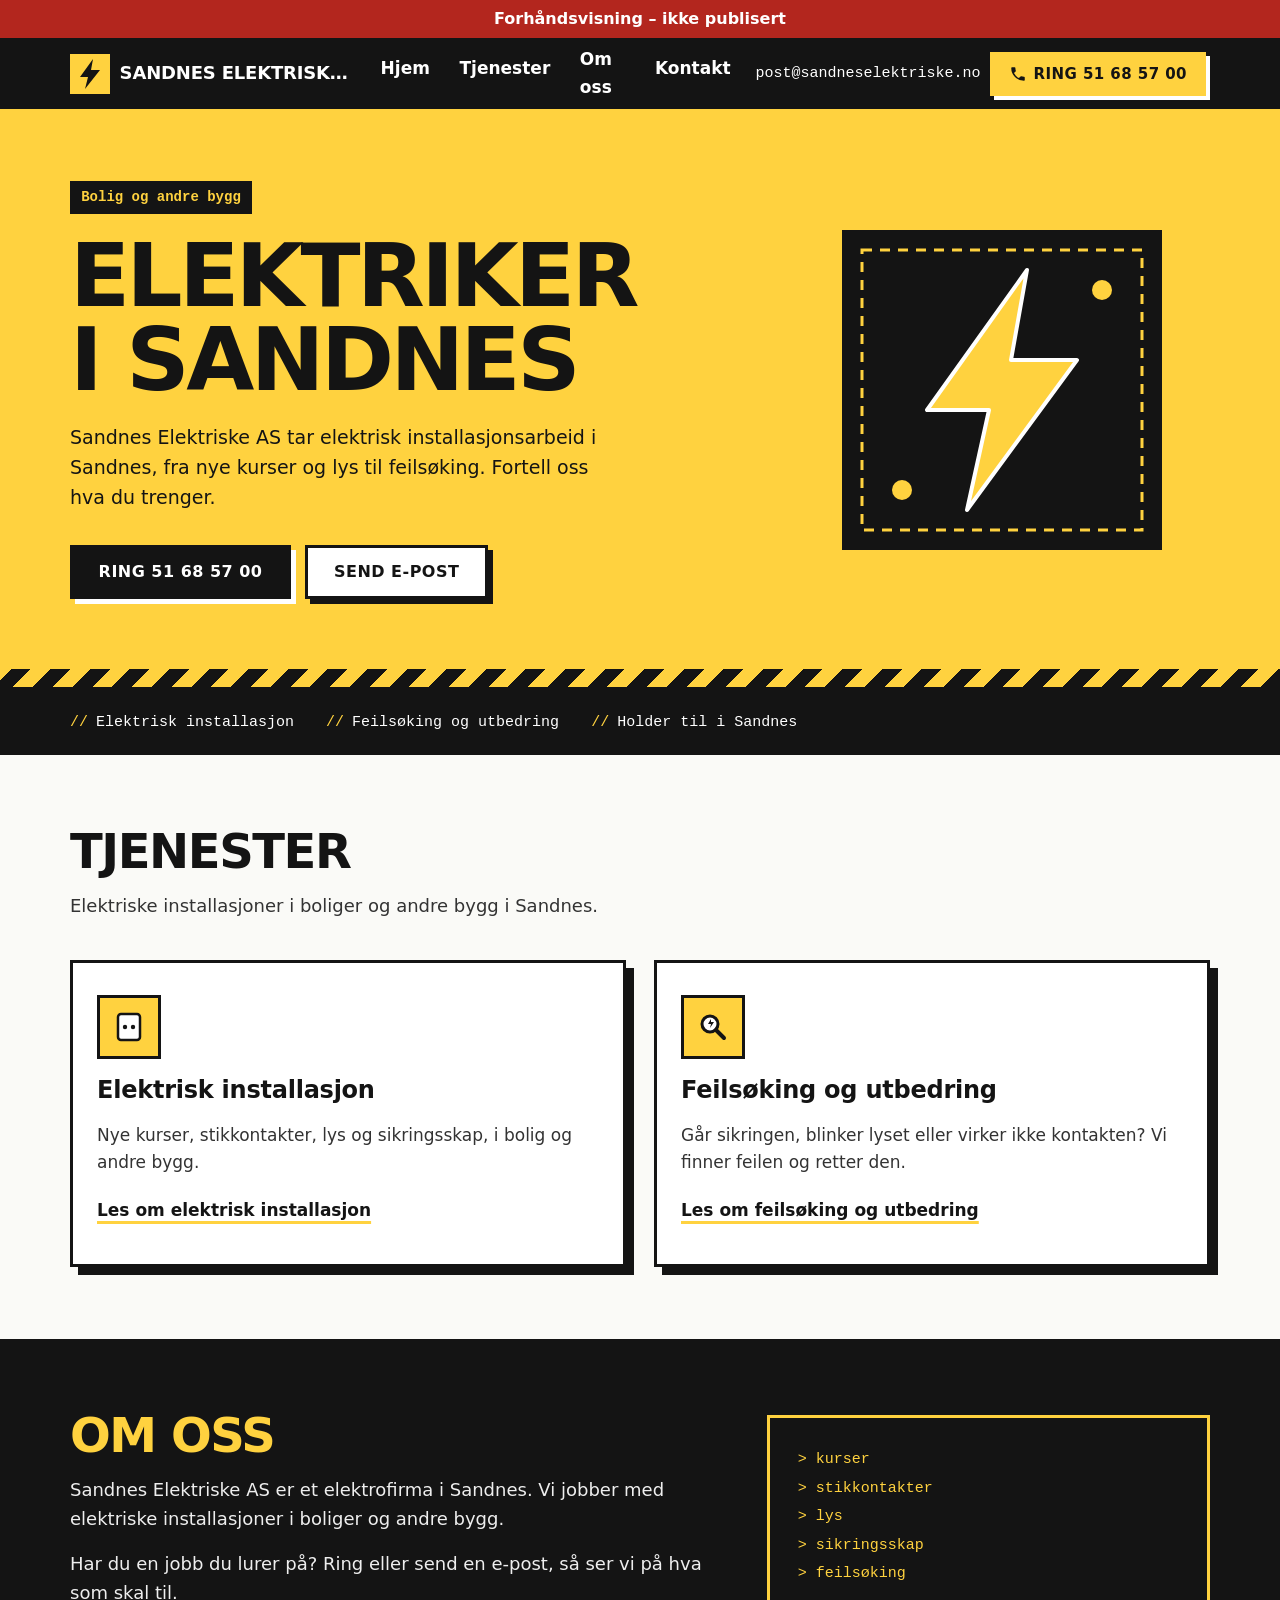
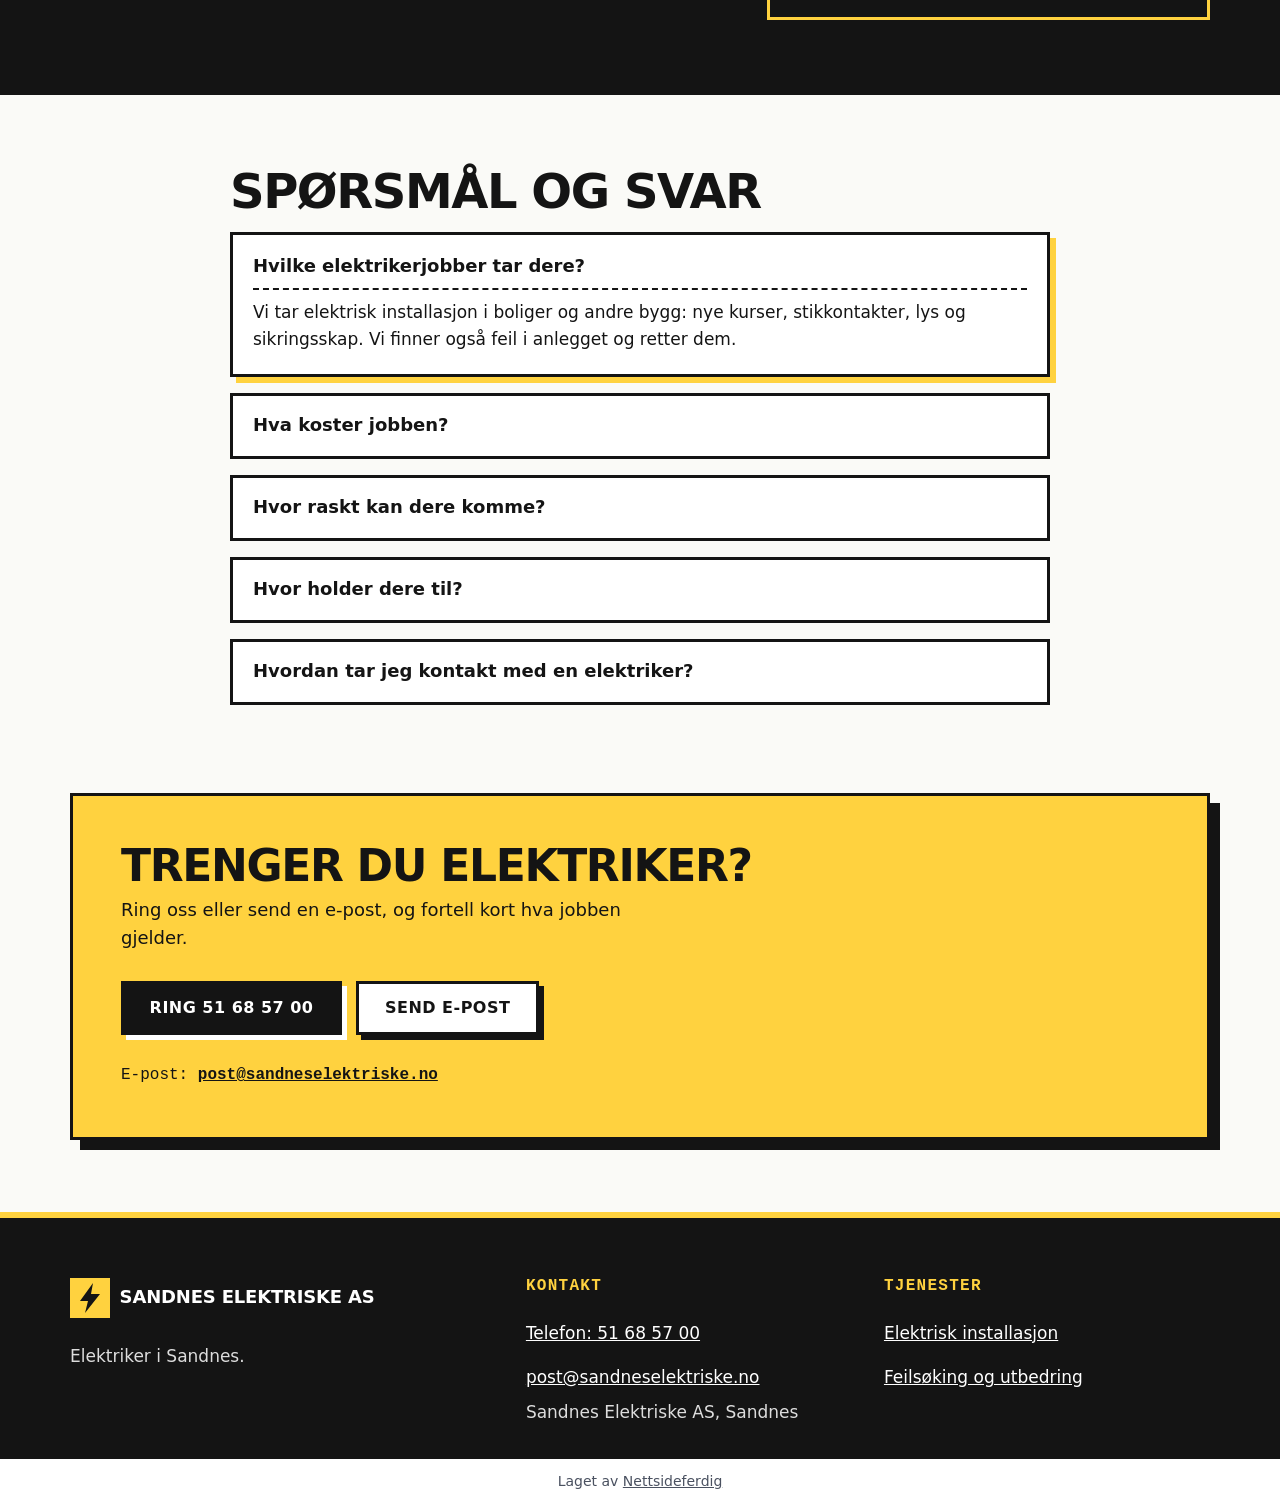
<file: index.html>
<!doctype html>
<html lang="nb">
<head>
<meta charset="utf-8">
<meta name="viewport" content="width=device-width, initial-scale=1">
<title>Elektriker i Sandnes | Sandnes Elektriske AS</title>
<meta name="description" content="Sandnes Elektriske AS er elektriker i Sandnes. Vi tar elektrisk installasjon, feilsøking og utbedring. Ring eller send oss en e-post.">
<link rel="canonical" href="https://andersmathisen7-design.github.io/side-sandnes-elektriske-as-a2dcfecd/">
<meta property="og:type" content="website">
<meta property="og:locale" content="nb_NO">
<meta property="og:site_name" content="Sandnes Elektriske AS">
<meta property="og:title" content="Elektriker i Sandnes | Sandnes Elektriske AS">
<meta property="og:description" content="Sandnes Elektriske AS er elektriker i Sandnes. Vi tar elektrisk installasjon, feilsøking og utbedring. Ring eller send oss en e-post.">
<meta property="og:url" content="https://andersmathisen7-design.github.io/side-sandnes-elektriske-as-a2dcfecd/">
<meta http-equiv="Content-Security-Policy" content="default-src 'none'; style-src 'self'; img-src 'self'; manifest-src 'self'; worker-src 'self'; script-src 'self'">
<link rel="stylesheet" href="./style.css">
<meta name="theme-color" content="#f5c400">
<link rel="manifest" href="./manifest.webmanifest">
<link rel="icon" href="./icon.svg" type="image/svg+xml">
<script src="./pwa.js" defer></script>
<meta name="robots" content="noindex,nofollow">
<script type="application/ld+json">{"@context":"https://schema.org","@type":"Electrician","name":"Sandnes Elektriske AS","description":"Sandnes Elektriske AS er elektriker i Sandnes. Vi tar elektrisk installasjon, feilsøking og utbedring. Ring eller send oss en e-post.","email":"post@sandneselektriske.no","areaServed":"Sandnes","url":"https://andersmathisen7-design.github.io/side-sandnes-elektriske-as-a2dcfecd","telephone":"51 68 57 00"}</script>
</head>
<body>
<div class="forhandsstripe">Forhåndsvisning – ikke publisert</div>
<header class="topp"><div class="wrap"><a class="merke" href="./"><svg viewBox="0 0 40 40" aria-hidden="true"><rect width="40" height="40" fill="#ffd23f"/><path d="M23 5L10 23h8l-3 12 15-19h-9z" fill="#141414"/></svg><span>Sandnes Elektriske AS</span></a><nav class="meny" aria-label="Hovedmeny"><ul><li><a href="./">Hjem</a></li><li><a href="./#tjenester">Tjenester</a></li><li><a href="./#om">Om oss</a></li><li><a href="#kontakt">Kontakt</a></li></ul></nav><div class="topp-hoyre"><a class="toppepost" href="mailto:post@sandneselektriske.no">post@sandneselektriske.no</a><a class="ringknapp" href="tel:51685700"><svg viewBox="0 0 24 24" aria-hidden="true"><path d="M6.6 10.8a15 15 0 0 0 6.6 6.6l2.2-2.2a1 1 0 0 1 1-.25 11.4 11.4 0 0 0 3.6.57 1 1 0 0 1 1 1V20a1 1 0 0 1-1 1A17 17 0 0 1 3 4a1 1 0 0 1 1-1h3.5a1 1 0 0 1 1 1c0 1.25.2 2.45.57 3.57a1 1 0 0 1-.25 1z" fill="currentColor"/></svg><span class="kort">Ring</span><span class="lang">Ring 51 68 57 00</span></a><details class="mobilmeny"><summary><svg viewBox="0 0 24 24" aria-hidden="true"><path d="M4 7h16M4 12h16M4 17h16" stroke="currentColor" stroke-width="2.6" stroke-linecap="square"/></svg><span class="skjult">Meny</span></summary><nav aria-label="Meny på mobil"><ul><li><a href="./">Hjem</a></li><li><a href="./#tjenester">Tjenester</a></li><li><a href="./tjenester/elektrisk-installasjon/">Elektrisk installasjon</a></li><li><a href="./tjenester/feilsoking/">Feilsøking og utbedring</a></li><li><a href="./#om">Om oss</a></li><li><a href="#kontakt">Kontakt</a></li></ul></nav></details></div></div></header>
<main>
<section class="hero"><div class="wrap"><div><p class="kode">Bolig og andre bygg</p><h1>Elektriker i Sandnes</h1><p class="ingress">Sandnes Elektriske AS tar elektrisk installasjonsarbeid i Sandnes, fra nye kurser og lys til feilsøking. Fortell oss hva du trenger.</p><div class="knapper"><a class="knapp" href="tel:51685700">Ring 51 68 57 00</a><a class="knapp lys" href="mailto:post@sandneselektriske.no">Send e-post</a></div></div><div class="hero-lyn"><svg viewBox="0 0 380 380" aria-hidden="true"><rect x="30" y="30" width="320" height="320" fill="#141414"/><rect x="50" y="50" width="280" height="280" fill="none" stroke="#ffd23f" stroke-width="3" stroke-dasharray="10 8"/><path d="M215 70L115 210h62l-22 100 110-150h-66z" fill="#ffd23f" stroke="#fff" stroke-width="4" stroke-linejoin="round"/><circle cx="90" cy="290" r="10" fill="#ffd23f"/><circle cx="290" cy="90" r="10" fill="#ffd23f"/></svg></div></div></section><section class="tall-rad" aria-label="Kort om oss"><div class="wrap"><ul><li>Elektrisk installasjon</li><li>Feilsøking og utbedring</li><li>Holder til i Sandnes</li></ul></div></section><section class="seksjon" id="tjenester"><div class="wrap"><h2>Tjenester</h2><p class="lede">Elektriske installasjoner i boliger og andre bygg i Sandnes.</p><div class="kort"><article><span class="ikon" aria-hidden="true"><svg viewBox="0 0 34 34"><rect x="6" y="4" width="22" height="26" rx="3" fill="#fff" stroke="#141414" stroke-width="2.5"/><circle cx="13" cy="17" r="2.2" fill="#141414"/><circle cx="21" cy="17" r="2.2" fill="#141414"/></svg></span><h3>Elektrisk installasjon</h3><p>Nye kurser, stikkontakter, lys og sikringsskap, i bolig og andre bygg.</p><a class="lenke" href="./tjenester/elektrisk-installasjon/">Les om elektrisk installasjon</a></article><article><span class="ikon" aria-hidden="true"><svg viewBox="0 0 34 34"><circle cx="14" cy="14" r="8" fill="#fff" stroke="#141414" stroke-width="3"/><path d="M20 20l8 8" stroke="#141414" stroke-width="4" stroke-linecap="round"/><path d="M15 9l-3 5h3l-1 4 4-6h-3z" fill="#141414"/></svg></span><h3>Feilsøking og utbedring</h3><p>Går sikringen, blinker lyset eller virker ikke kontakten? Vi finner feilen og retter den.</p><a class="lenke" href="./tjenester/feilsoking/">Les om feilsøking og utbedring</a></article></div></div></section><section class="seksjon om" id="om"><div class="wrap"><div><h2>Om oss</h2><p>Sandnes Elektriske AS er et elektrofirma i Sandnes. Vi jobber med elektriske installasjoner i boliger og andre bygg.</p><p>Har du en jobb du lurer på? Ring eller send en e-post, så ser vi på hva som skal til.</p></div><div class="rute" aria-hidden="true"><p>&gt; kurser</p><p>&gt; stikkontakter</p><p>&gt; lys</p><p>&gt; sikringsskap</p><p>&gt; feilsøking</p></div></div></section><section class="seksjon faq"><div class="wrap"><h2>Spørsmål og svar</h2><div class="faq-apen"><h3>Hvilke elektrikerjobber tar dere?</h3><p>Vi tar elektrisk installasjon i boliger og andre bygg: nye kurser, stikkontakter, lys og sikringsskap. Vi finner også feil i anlegget og retter dem.</p></div><details><summary>Hva koster jobben?</summary><p>Det kommer an på hva som skal gjøres. Fortell oss kort om jobben, så ser vi på hva som skal til.</p></details><details><summary>Hvor raskt kan dere komme?</summary><p>Det kommer an på jobben og hva vi har på gang. Ring oss, så finner vi ut av det sammen.</p></details><details><summary>Hvor holder dere til?</summary><p>Vi holder til i Sandnes. Lurer du på om vi tar jobben der du bor, er det bare å spørre.</p></details><details><summary>Hvordan tar jeg kontakt med en elektriker?</summary><p>Ring oss eller send en e-post, og fortell kort hva jobben gjelder.</p></details></div></section><section class="slutt" id="ta-kontakt"><div class="wrap"><div class="boks"><h2>Trenger du elektriker?</h2><p>Ring oss eller send en e-post, og fortell kort hva jobben gjelder.</p><div class="knapper"><a class="knapp" href="tel:51685700">Ring 51 68 57 00</a><a class="knapp lys" href="mailto:post@sandneselektriske.no">Send e-post</a></div><p class="epostlinje">E-post: <a href="mailto:post@sandneselektriske.no">post@sandneselektriske.no</a></p></div></div></section>
</main>
<footer class="bunn" id="kontakt"><div class="wrap"><div><a class="merke" href="./"><svg viewBox="0 0 40 40" aria-hidden="true"><rect width="40" height="40" fill="#ffd23f"/><path d="M23 5L10 23h8l-3 12 15-19h-9z" fill="#141414"/></svg><span>Sandnes Elektriske AS</span></a><p>Elektriker i Sandnes.</p></div><div><h2>Kontakt</h2><ul><li><a href="tel:51685700">Telefon: 51 68 57 00</a></li><li><a href="mailto:post@sandneselektriske.no">post@sandneselektriske.no</a></li></ul><address>Sandnes Elektriske AS, Sandnes</address></div><div><h2>Tjenester</h2><ul><li><a href="./tjenester/elektrisk-installasjon/">Elektrisk installasjon</a></li><li><a href="./tjenester/feilsoking/">Feilsøking og utbedring</a></li></ul></div></div></footer>
<p class="nf-byra">Laget av <a href="https://nettsideferdig.no/">Nettsideferdig</a></p>
</body>
</html>
</file>
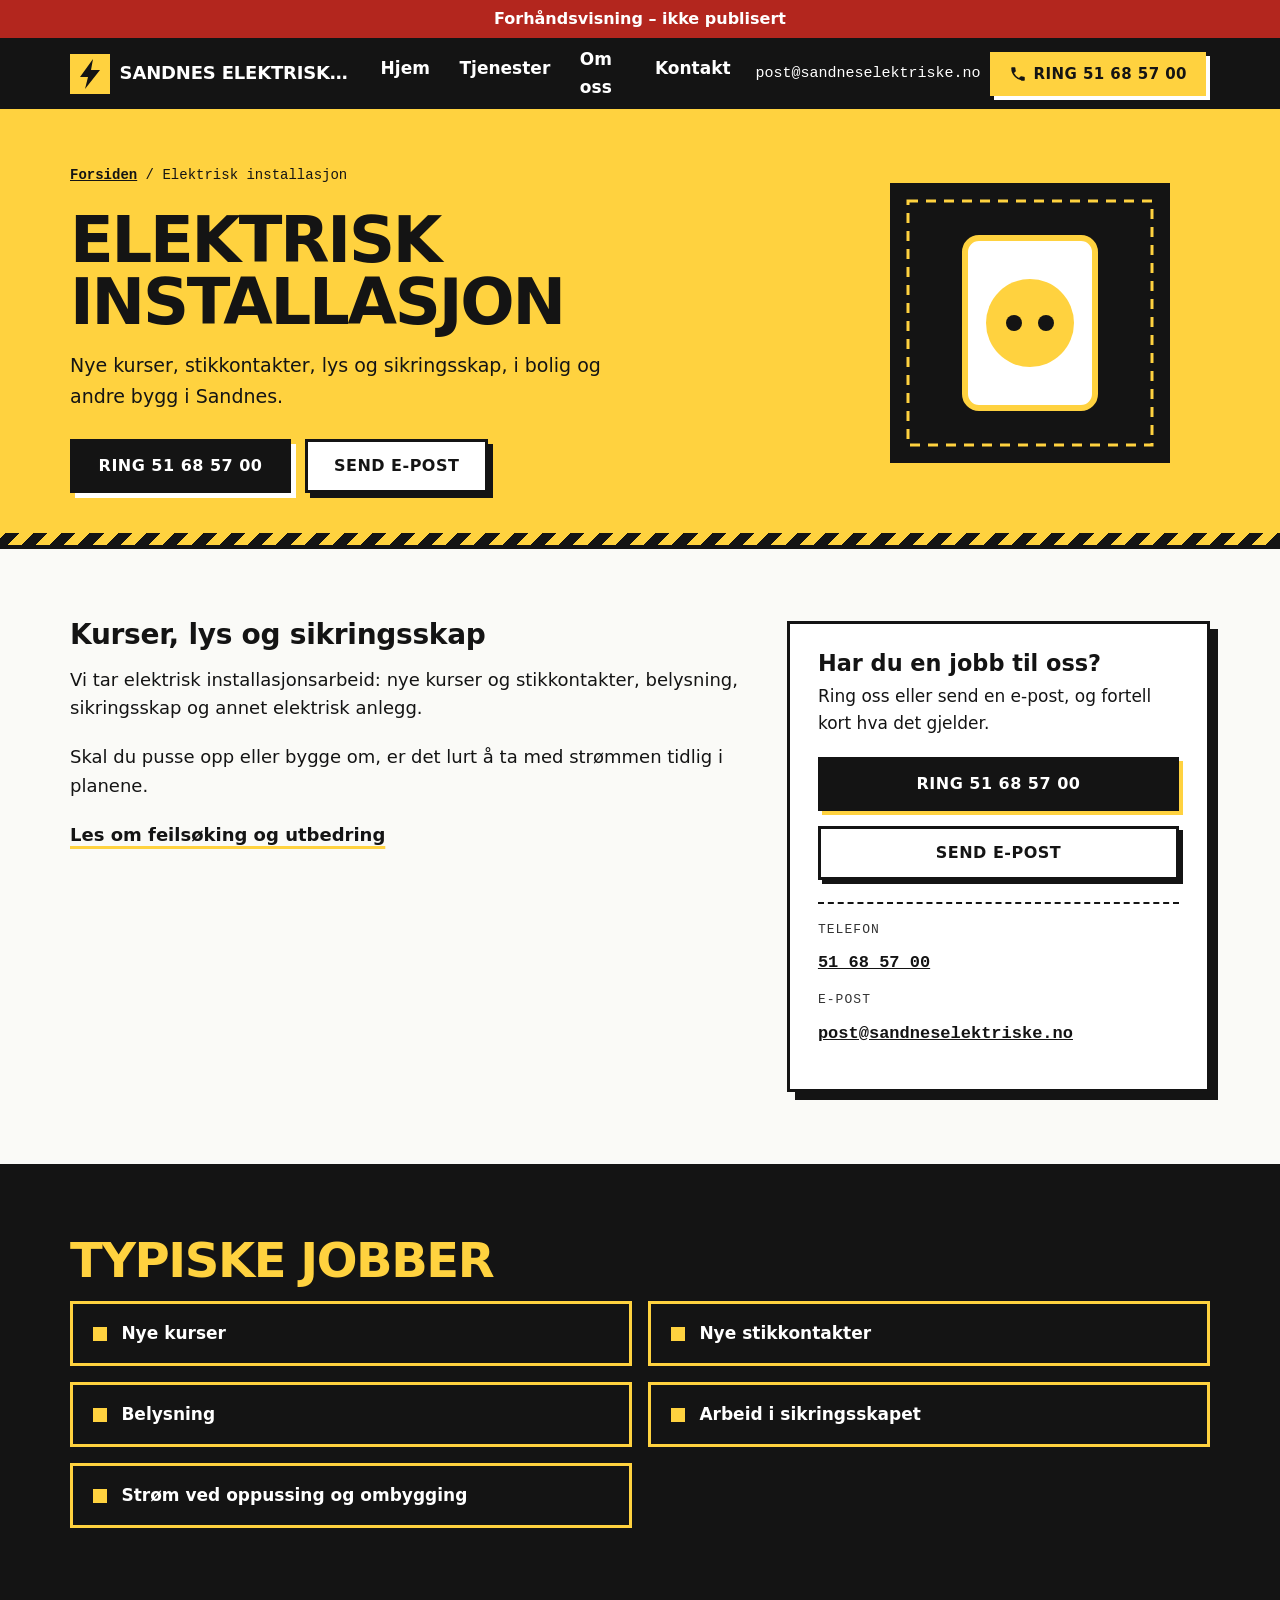
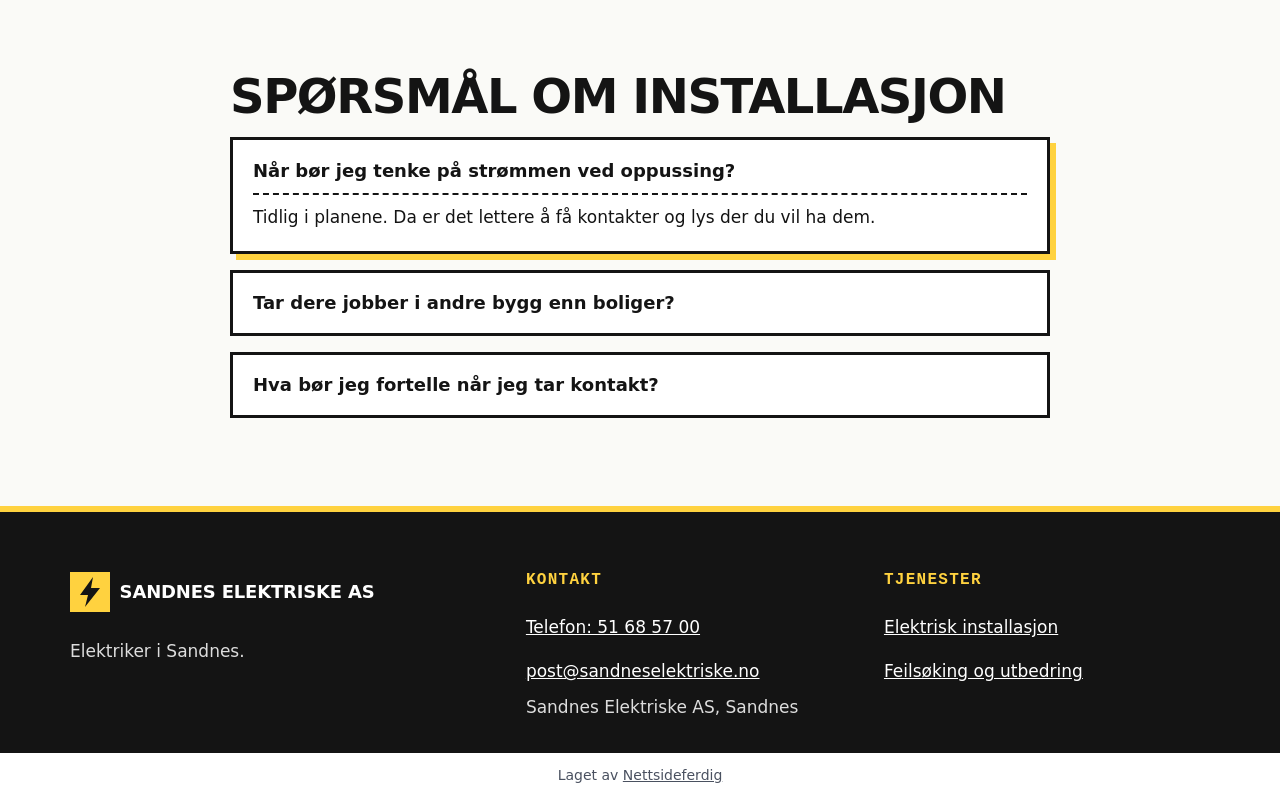
<file: tjenester/elektrisk-installasjon/index.html>
<!doctype html>
<html lang="nb">
<head>
<meta charset="utf-8">
<meta name="viewport" content="width=device-width, initial-scale=1">
<title>Elektrisk installasjon i Sandnes | Sandnes Elektriske AS</title>
<meta name="description" content="Nye kurser, stikkontakter, lys og sikringsskap i Sandnes. Sandnes Elektriske AS tar elektrisk installasjon i bolig og bygg.">
<link rel="canonical" href="https://andersmathisen7-design.github.io/side-sandnes-elektriske-as-a2dcfecd/tjenester/elektrisk-installasjon/">
<meta property="og:type" content="website">
<meta property="og:locale" content="nb_NO">
<meta property="og:site_name" content="Sandnes Elektriske AS">
<meta property="og:title" content="Elektrisk installasjon i Sandnes | Sandnes Elektriske AS">
<meta property="og:description" content="Nye kurser, stikkontakter, lys og sikringsskap i Sandnes. Sandnes Elektriske AS tar elektrisk installasjon i bolig og bygg.">
<meta property="og:url" content="https://andersmathisen7-design.github.io/side-sandnes-elektriske-as-a2dcfecd/tjenester/elektrisk-installasjon/">
<meta http-equiv="Content-Security-Policy" content="default-src 'none'; style-src 'self'; img-src 'self'; manifest-src 'self'; worker-src 'self'; script-src 'self'">
<link rel="stylesheet" href="../../style.css">
<meta name="theme-color" content="#f5c400">
<link rel="manifest" href="../../manifest.webmanifest">
<link rel="icon" href="../../icon.svg" type="image/svg+xml">
<script src="../../pwa.js" defer></script>
<meta name="robots" content="noindex,nofollow">
</head>
<body>
<div class="forhandsstripe">Forhåndsvisning – ikke publisert</div>
<header class="topp"><div class="wrap"><a class="merke" href="../../"><svg viewBox="0 0 40 40" aria-hidden="true"><rect width="40" height="40" fill="#ffd23f"/><path d="M23 5L10 23h8l-3 12 15-19h-9z" fill="#141414"/></svg><span>Sandnes Elektriske AS</span></a><nav class="meny" aria-label="Hovedmeny"><ul><li><a href="../../">Hjem</a></li><li><a href="../../#tjenester">Tjenester</a></li><li><a href="../../#om">Om oss</a></li><li><a href="#kontakt">Kontakt</a></li></ul></nav><div class="topp-hoyre"><a class="toppepost" href="mailto:post@sandneselektriske.no">post@sandneselektriske.no</a><a class="ringknapp" href="tel:51685700"><svg viewBox="0 0 24 24" aria-hidden="true"><path d="M6.6 10.8a15 15 0 0 0 6.6 6.6l2.2-2.2a1 1 0 0 1 1-.25 11.4 11.4 0 0 0 3.6.57 1 1 0 0 1 1 1V20a1 1 0 0 1-1 1A17 17 0 0 1 3 4a1 1 0 0 1 1-1h3.5a1 1 0 0 1 1 1c0 1.25.2 2.45.57 3.57a1 1 0 0 1-.25 1z" fill="currentColor"/></svg><span class="kort">Ring</span><span class="lang">Ring 51 68 57 00</span></a><details class="mobilmeny"><summary><svg viewBox="0 0 24 24" aria-hidden="true"><path d="M4 7h16M4 12h16M4 17h16" stroke="currentColor" stroke-width="2.6" stroke-linecap="square"/></svg><span class="skjult">Meny</span></summary><nav aria-label="Meny på mobil"><ul><li><a href="../../">Hjem</a></li><li><a href="../../#tjenester">Tjenester</a></li><li><a href="../../tjenester/elektrisk-installasjon/">Elektrisk installasjon</a></li><li><a href="../../tjenester/feilsoking/">Feilsøking og utbedring</a></li><li><a href="../../#om">Om oss</a></li><li><a href="#kontakt">Kontakt</a></li></ul></nav></details></div></div></header>
<main>
<section class="sidehode"><div class="wrap"><div><p class="brod"><a href="../../">Forsiden</a> / Elektrisk installasjon</p><h1>Elektrisk installasjon</h1><p class="ingress">Nye kurser, stikkontakter, lys og sikringsskap, i bolig og andre bygg i Sandnes.</p><div class="knapper"><a class="knapp" href="tel:51685700">Ring 51 68 57 00</a><a class="knapp lys" href="mailto:post@sandneselektriske.no">Send e-post</a></div></div><div class="sidehode-figur"><svg viewBox="0 0 320 320" aria-hidden="true"><rect x="20" y="20" width="280" height="280" fill="#141414"/><rect x="38" y="38" width="244" height="244" fill="none" stroke="#ffd23f" stroke-width="3" stroke-dasharray="10 8"/><rect x="95" y="75" width="130" height="170" rx="14" fill="#fff" stroke="#ffd23f" stroke-width="6"/><circle cx="160" cy="160" r="44" fill="#ffd23f"/><circle cx="144" cy="160" r="8" fill="#141414"/><circle cx="176" cy="160" r="8" fill="#141414"/></svg></div></div></section><section class="seksjon"><div class="wrap innhold"><div class="tekst"><h2>Kurser, lys og sikringsskap</h2><p>Vi tar elektrisk installasjonsarbeid: nye kurser og stikkontakter, belysning, sikringsskap og annet elektrisk anlegg.</p><p>Skal du pusse opp eller bygge om, er det lurt å ta med strømmen tidlig i planene.</p><p><a class="lenke" href="../../tjenester/feilsoking/">Les om feilsøking og utbedring</a></p></div><aside class="sideboks"><h2>Har du en jobb til oss?</h2><p>Ring oss eller send en e-post, og fortell kort hva det gjelder.</p><a class="knapp" href="tel:51685700">Ring 51 68 57 00</a><a class="knapp lys" href="mailto:post@sandneselektriske.no">Send e-post</a><ul class="kontaktliste"><li><small>Telefon</small><a href="tel:51685700">51 68 57 00</a></li><li><small>E-post</small><a href="mailto:post@sandneselektriske.no">post@sandneselektriske.no</a></li></ul></aside></div></section><section class="seksjon jobber"><div class="wrap"><h2>Typiske jobber</h2><ul class="jobbliste"><li>Nye kurser</li><li>Nye stikkontakter</li><li>Belysning</li><li>Arbeid i sikringsskapet</li><li>Strøm ved oppussing og ombygging</li></ul></div></section><section class="seksjon faq"><div class="wrap"><h2>Spørsmål om installasjon</h2><div class="faq-apen"><h3>Når bør jeg tenke på strømmen ved oppussing?</h3><p>Tidlig i planene. Da er det lettere å få kontakter og lys der du vil ha dem.</p></div><details><summary>Tar dere jobber i andre bygg enn boliger?</summary><p>Ja, vi tar elektrisk installasjon i bolig og andre bygg.</p></details><details><summary>Hva bør jeg fortelle når jeg tar kontakt?</summary><p>Fortell kort hva du vil ha gjort og hvor, så ser vi på hva som skal til.</p></details></div></section>
</main>
<footer class="bunn" id="kontakt"><div class="wrap"><div><a class="merke" href="../../"><svg viewBox="0 0 40 40" aria-hidden="true"><rect width="40" height="40" fill="#ffd23f"/><path d="M23 5L10 23h8l-3 12 15-19h-9z" fill="#141414"/></svg><span>Sandnes Elektriske AS</span></a><p>Elektriker i Sandnes.</p></div><div><h2>Kontakt</h2><ul><li><a href="tel:51685700">Telefon: 51 68 57 00</a></li><li><a href="mailto:post@sandneselektriske.no">post@sandneselektriske.no</a></li></ul><address>Sandnes Elektriske AS, Sandnes</address></div><div><h2>Tjenester</h2><ul><li><a href="../../tjenester/elektrisk-installasjon/">Elektrisk installasjon</a></li><li><a href="../../tjenester/feilsoking/">Feilsøking og utbedring</a></li></ul></div></div></footer>
<p class="nf-byra">Laget av <a href="https://nettsideferdig.no/">Nettsideferdig</a></p>
</body>
</html>
</file>
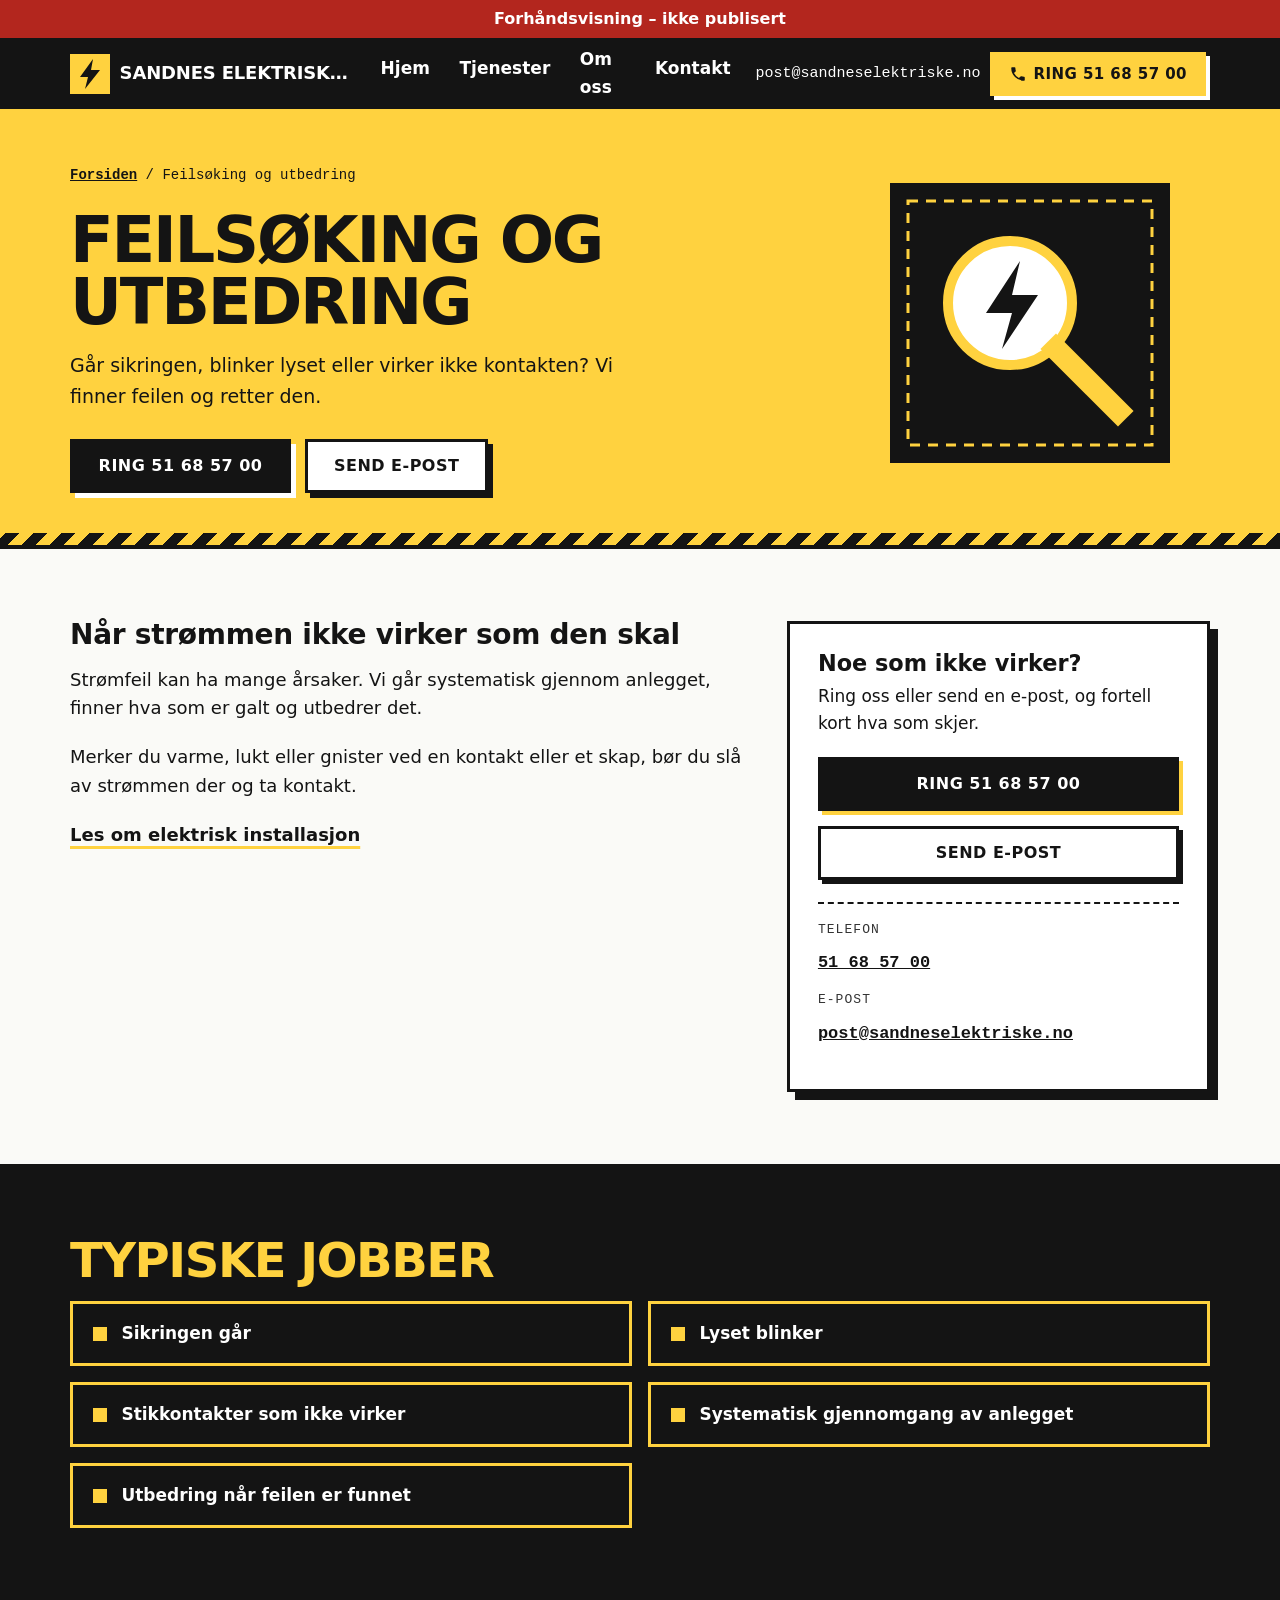
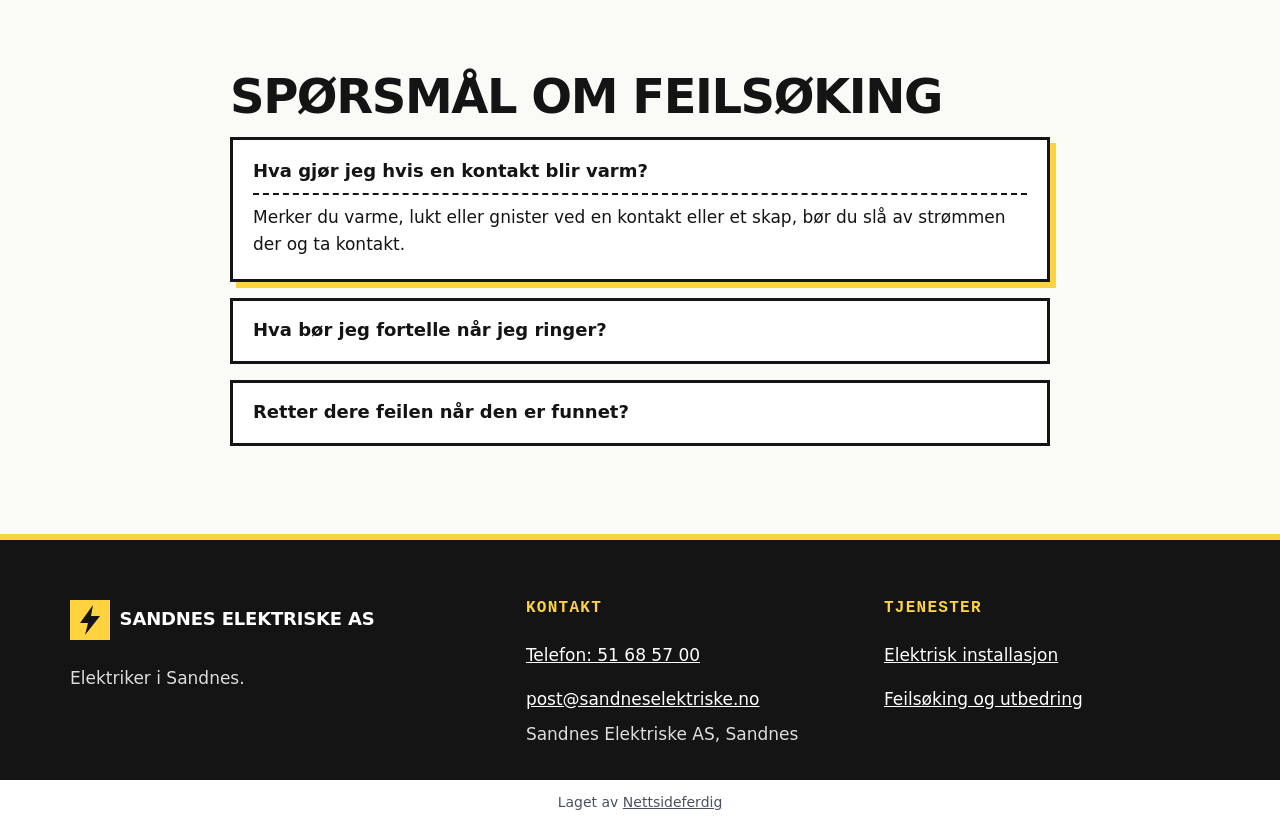
<file: tjenester/feilsoking/index.html>
<!doctype html>
<html lang="nb">
<head>
<meta charset="utf-8">
<meta name="viewport" content="width=device-width, initial-scale=1">
<title>Feilsøking på strøm i Sandnes | Sandnes Elektriske AS</title>
<meta name="description" content="Går sikringen, blinker lyset eller virker ikke kontakten? Sandnes Elektriske AS finner feilen og retter den i Sandnes.">
<link rel="canonical" href="https://andersmathisen7-design.github.io/side-sandnes-elektriske-as-a2dcfecd/tjenester/feilsoking/">
<meta property="og:type" content="website">
<meta property="og:locale" content="nb_NO">
<meta property="og:site_name" content="Sandnes Elektriske AS">
<meta property="og:title" content="Feilsøking på strøm i Sandnes | Sandnes Elektriske AS">
<meta property="og:description" content="Går sikringen, blinker lyset eller virker ikke kontakten? Sandnes Elektriske AS finner feilen og retter den i Sandnes.">
<meta property="og:url" content="https://andersmathisen7-design.github.io/side-sandnes-elektriske-as-a2dcfecd/tjenester/feilsoking/">
<meta http-equiv="Content-Security-Policy" content="default-src 'none'; style-src 'self'; img-src 'self'; manifest-src 'self'; worker-src 'self'; script-src 'self'">
<link rel="stylesheet" href="../../style.css">
<meta name="theme-color" content="#f5c400">
<link rel="manifest" href="../../manifest.webmanifest">
<link rel="icon" href="../../icon.svg" type="image/svg+xml">
<script src="../../pwa.js" defer></script>
<meta name="robots" content="noindex,nofollow">
</head>
<body>
<div class="forhandsstripe">Forhåndsvisning – ikke publisert</div>
<header class="topp"><div class="wrap"><a class="merke" href="../../"><svg viewBox="0 0 40 40" aria-hidden="true"><rect width="40" height="40" fill="#ffd23f"/><path d="M23 5L10 23h8l-3 12 15-19h-9z" fill="#141414"/></svg><span>Sandnes Elektriske AS</span></a><nav class="meny" aria-label="Hovedmeny"><ul><li><a href="../../">Hjem</a></li><li><a href="../../#tjenester">Tjenester</a></li><li><a href="../../#om">Om oss</a></li><li><a href="#kontakt">Kontakt</a></li></ul></nav><div class="topp-hoyre"><a class="toppepost" href="mailto:post@sandneselektriske.no">post@sandneselektriske.no</a><a class="ringknapp" href="tel:51685700"><svg viewBox="0 0 24 24" aria-hidden="true"><path d="M6.6 10.8a15 15 0 0 0 6.6 6.6l2.2-2.2a1 1 0 0 1 1-.25 11.4 11.4 0 0 0 3.6.57 1 1 0 0 1 1 1V20a1 1 0 0 1-1 1A17 17 0 0 1 3 4a1 1 0 0 1 1-1h3.5a1 1 0 0 1 1 1c0 1.25.2 2.45.57 3.57a1 1 0 0 1-.25 1z" fill="currentColor"/></svg><span class="kort">Ring</span><span class="lang">Ring 51 68 57 00</span></a><details class="mobilmeny"><summary><svg viewBox="0 0 24 24" aria-hidden="true"><path d="M4 7h16M4 12h16M4 17h16" stroke="currentColor" stroke-width="2.6" stroke-linecap="square"/></svg><span class="skjult">Meny</span></summary><nav aria-label="Meny på mobil"><ul><li><a href="../../">Hjem</a></li><li><a href="../../#tjenester">Tjenester</a></li><li><a href="../../tjenester/elektrisk-installasjon/">Elektrisk installasjon</a></li><li><a href="../../tjenester/feilsoking/">Feilsøking og utbedring</a></li><li><a href="../../#om">Om oss</a></li><li><a href="#kontakt">Kontakt</a></li></ul></nav></details></div></div></header>
<main>
<section class="sidehode"><div class="wrap"><div><p class="brod"><a href="../../">Forsiden</a> / Feilsøking og utbedring</p><h1>Feilsøking og utbedring</h1><p class="ingress">Går sikringen, blinker lyset eller virker ikke kontakten? Vi finner feilen og retter den.</p><div class="knapper"><a class="knapp" href="tel:51685700">Ring 51 68 57 00</a><a class="knapp lys" href="mailto:post@sandneselektriske.no">Send e-post</a></div></div><div class="sidehode-figur"><svg viewBox="0 0 320 320" aria-hidden="true"><rect x="20" y="20" width="280" height="280" fill="#141414"/><rect x="38" y="38" width="244" height="244" fill="none" stroke="#ffd23f" stroke-width="3" stroke-dasharray="10 8"/><circle cx="140" cy="140" r="62" fill="#fff" stroke="#ffd23f" stroke-width="10"/><path d="M186 186l62 62" stroke="#ffd23f" stroke-width="22" stroke-linecap="square"/><path d="M150 98l-34 52h26l-10 36 36-54h-26z" fill="#141414"/></svg></div></div></section><section class="seksjon"><div class="wrap innhold"><div class="tekst"><h2>Når strømmen ikke virker som den skal</h2><p>Strømfeil kan ha mange årsaker. Vi går systematisk gjennom anlegget, finner hva som er galt og utbedrer det.</p><p>Merker du varme, lukt eller gnister ved en kontakt eller et skap, bør du slå av strømmen der og ta kontakt.</p><p><a class="lenke" href="../../tjenester/elektrisk-installasjon/">Les om elektrisk installasjon</a></p></div><aside class="sideboks"><h2>Noe som ikke virker?</h2><p>Ring oss eller send en e-post, og fortell kort hva som skjer.</p><a class="knapp" href="tel:51685700">Ring 51 68 57 00</a><a class="knapp lys" href="mailto:post@sandneselektriske.no">Send e-post</a><ul class="kontaktliste"><li><small>Telefon</small><a href="tel:51685700">51 68 57 00</a></li><li><small>E-post</small><a href="mailto:post@sandneselektriske.no">post@sandneselektriske.no</a></li></ul></aside></div></section><section class="seksjon jobber"><div class="wrap"><h2>Typiske jobber</h2><ul class="jobbliste"><li>Sikringen går</li><li>Lyset blinker</li><li>Stikkontakter som ikke virker</li><li>Systematisk gjennomgang av anlegget</li><li>Utbedring når feilen er funnet</li></ul></div></section><section class="seksjon faq"><div class="wrap"><h2>Spørsmål om feilsøking</h2><div class="faq-apen"><h3>Hva gjør jeg hvis en kontakt blir varm?</h3><p>Merker du varme, lukt eller gnister ved en kontakt eller et skap, bør du slå av strømmen der og ta kontakt.</p></div><details><summary>Hva bør jeg fortelle når jeg ringer?</summary><p>Fortell kort hva som skjer og hvor i bygget det er, så er det lettere for oss å finne feilen.</p></details><details><summary>Retter dere feilen når den er funnet?</summary><p>Ja. Vi finner hva som er galt og utbedrer det.</p></details></div></section>
</main>
<footer class="bunn" id="kontakt"><div class="wrap"><div><a class="merke" href="../../"><svg viewBox="0 0 40 40" aria-hidden="true"><rect width="40" height="40" fill="#ffd23f"/><path d="M23 5L10 23h8l-3 12 15-19h-9z" fill="#141414"/></svg><span>Sandnes Elektriske AS</span></a><p>Elektriker i Sandnes.</p></div><div><h2>Kontakt</h2><ul><li><a href="tel:51685700">Telefon: 51 68 57 00</a></li><li><a href="mailto:post@sandneselektriske.no">post@sandneselektriske.no</a></li></ul><address>Sandnes Elektriske AS, Sandnes</address></div><div><h2>Tjenester</h2><ul><li><a href="../../tjenester/elektrisk-installasjon/">Elektrisk installasjon</a></li><li><a href="../../tjenester/feilsoking/">Feilsøking og utbedring</a></li></ul></div></div></footer>
<p class="nf-byra">Laget av <a href="https://nettsideferdig.no/">Nettsideferdig</a></p>
</body>
</html>
</file>
<file: style.css>
/* Fast fra Sidefabrikken: bestillingswidgeten. */
:root { --nf-farge: #f5c400; }
#nf-bestill [hidden] { display: none !important; }
#nf-bestill button { font: inherit; padding: 0.5rem 0.9rem; margin: 0.2rem; border: 1px solid var(--nf-farge); border-radius: 6px; background: #fff; color: var(--nf-farge); cursor: pointer; }
#nf-bestill button:disabled { opacity: 0.6; }
#nf-bestill .nf-knapp { background: var(--nf-farge); color: #fff; }
#nf-bestill .nf-tjeneste { display: block; width: 100%; text-align: left; }
#nf-bestill .nf-tjeneste small, #nf-bestill .nf-vare small { display: block; color: #555; }
#nf-bestill .nf-felt { display: block; margin: 0.5rem 0; }
#nf-bestill input, #nf-bestill select, #nf-bestill textarea { font: inherit; padding: 0.4rem; border: 1px solid #c5cad3; border-radius: 4px; display: block; width: 100%; max-width: 24rem; }
#nf-bestill input[type="checkbox"], #nf-bestill input[type="radio"] { display: inline-block; width: auto; margin: 0 0.4rem 0 0; vertical-align: middle; }
#nf-bestill .nf-rad { display: flex; flex-wrap: wrap; gap: 0.5rem; }
#nf-bestill .nf-vare { padding: 0.4rem 0; border-bottom: 1px solid #e3e6eb; }
#nf-bestill .nf-feil, #nf-bestill .nf-utsolgt { color: #b3261e; }
#nf-bestill .nf-test { background: #fff4e5; padding: 0.4rem 0.8rem; border-radius: 6px; }
#nf-bestill .nf-oppsummering { font-weight: 600; }
#nf-bestill .nf-faner { display: flex; flex-wrap: wrap; gap: 0.25rem; margin: 0.5rem 0 1rem; }
#nf-bestill .nf-fane.nf-valgt, #nf-bestill .nf-dag.nf-valgt { background: var(--nf-farge); color: #fff; }
#nf-bestill .nf-adresse { position: relative; max-width: 24rem; }
#nf-bestill .nf-forslag { position: absolute; top: 100%; left: 0; right: 0; z-index: 10; max-height: 15rem; overflow-y: auto; background: #fff; border: 1px solid #c5cad3; border-radius: 4px; box-shadow: 0 4px 12px rgba(0, 0, 0, 0.15); }
#nf-bestill .nf-forslag button { display: block; width: 100%; margin: 0; border: 0; border-radius: 0; padding: 0.5rem 0.75rem; text-align: left; color: inherit; }
#nf-bestill .nf-forslag button:hover, #nf-bestill .nf-forslag button:focus { background: #f4f7fb; }
#nf-bestill .nf-dager { display: flex; flex-wrap: wrap; gap: 0.25rem; margin: 0.5rem 0; }
#nf-bestill .nf-dag.nf-full { text-decoration: line-through; color: #777; border-color: #c5cad3; }
#nf-bestill .nf-tillegg { margin: 0.5rem 0; }
#nf-bestill .nf-sporsmal { margin: 0.8rem 0; }
#nf-bestill .nf-hjelp { display: block; font-size: 0.875rem; color: #666; margin: 0.15rem 0 0.25rem; }
#nf-bestill .nf-sum { font-weight: 700; font-size: 1.15rem; }
#nf-bestill .nf-ja-nei { display: flex; gap: 1.5rem; margin-top: 0.25rem; }
.prisliste table { border-collapse: collapse; width: 100%; max-width: 36rem; }
.prisliste th, .prisliste td { text-align: left; padding: 0.4rem 0.6rem 0.4rem 0; border-bottom: 1px solid #e3e6eb; vertical-align: top; }
.prisliste td:last-child, .prisliste th:last-child { text-align: right; white-space: nowrap; padding-right: 0; }
.prisliste small { color: #555; }
.prisliste .prisinfo { font-size: 0.875rem; color: #555; }

main > section.melding, main > section.bestill { box-sizing: border-box; max-width: 42rem; margin: 0 auto; padding: 2.5rem 1.25rem 3.5rem; }
.nf-skjema .nf-felt { display: block; margin: 0.75rem 0; }
.nf-skjema label, .nf-skjema legend { display: block; font-weight: 600; }
.nf-skjema fieldset { border: 0; padding: 0; margin: 0.75rem 0; min-width: 0; }
.nf-skjema fieldset label { font-weight: 400; }
.nf-skjema input, .nf-skjema textarea { font: inherit; padding: 0.5rem; border: 1px solid #c5cad3; border-radius: 4px; display: block; width: 100%; max-width: 32rem; }
.nf-skjema input[type="radio"] { display: inline-block; width: auto; margin: 0 0.4rem 0 0; vertical-align: middle; }
.nf-skjema input:focus, .nf-skjema textarea:focus { outline: 2px solid var(--nf-farge); outline-offset: 1px; }
.nf-skjema button { font: inherit; font-weight: 600; border: 0; cursor: pointer; padding: 0.85rem 1.5rem; border-radius: 6px; background: var(--nf-farge); color: #fff; min-height: 44px; }
.nf-skjema .nf-info { font-size: 0.875rem; color: #555; }

/* Designet */
*,*::before,*::after{box-sizing:border-box}html{-webkit-text-size-adjust:100%}body{margin:0;font-family:system-ui,-apple-system,"Segoe UI",Helvetica,Arial,sans-serif;font-size:1.0625rem;line-height:1.6;color:#141414;background:#fafaf7}img{display:block;width:100%;height:auto}a{color:#141414}a:focus-visible{outline:3px solid #141414;outline-offset:3px;box-shadow:0 0 0 6px #ffd23f}.wrap{width:min(1140px,100% - 2.5rem);margin-inline:auto}.skjult{position:absolute;width:1px;height:1px;overflow:hidden;clip-path:inset(50%);white-space:nowrap}.topp{background:#141414;color:#fff;position:relative;z-index:10}.topp .wrap{display:flex;flex-wrap:nowrap;align-items:center;justify-content:space-between;gap:.75rem;min-height:64px;padding:.5rem 0}.merke{display:inline-flex;align-items:center;gap:.6rem;color:#fff;text-decoration:none;font-weight:900;letter-spacing:-.01em;font-size:1rem;min-height:48px;text-transform:uppercase;min-width:0}.merke span{overflow:hidden;text-overflow:ellipsis;white-space:nowrap}.merke svg{width:36px;height:36px;flex:none}.meny{display:none;margin-left:auto}.meny ul{display:flex;gap:.25rem;list-style:none;margin:0;padding:0}.meny a{display:inline-flex;align-items:center;min-height:44px;padding:0 .8rem;color:#fff;text-decoration:none;font-weight:700}.meny a:hover{color:#ffd23f}.meny a:focus-visible,.topp a:focus-visible{outline-color:#ffd23f;box-shadow:none}.topp-hoyre{display:flex;align-items:center;gap:.6rem;flex:none}.toppepost{display:none;align-items:center;min-height:44px;color:#fff;font-family:ui-monospace,"SFMono-Regular",Menlo,Consolas,monospace;font-size:.9375rem;text-decoration:none}.toppepost:hover{color:#ffd23f;text-decoration:underline}.ringknapp{display:inline-flex;align-items:center;gap:.4rem;min-height:44px;padding:0 1rem;background:#ffd23f;color:#141414;font-weight:800;text-decoration:none;white-space:nowrap;text-transform:uppercase;letter-spacing:.03em;font-size:.9375rem;border:3px solid #ffd23f;box-shadow:4px 4px 0 #fff;margin-right:4px;transition:transform .12s,box-shadow .12s}.ringknapp:hover{transform:translate(-2px,-2px);box-shadow:6px 6px 0 #fff}.ringknapp svg{width:18px;height:18px}.ringknapp .lang{display:none}.mobilmeny{position:relative}.mobilmeny summary{list-style:none;cursor:pointer;display:grid;place-items:center;width:44px;height:44px;color:#fff;border:3px solid #fff}.mobilmeny summary::-webkit-details-marker{display:none}.mobilmeny summary svg{width:22px;height:22px}.mobilmeny summary:focus-visible{outline:3px solid #ffd23f;outline-offset:2px}.mobilmeny ul{position:absolute;right:0;top:calc(100% + .6rem);z-index:20;list-style:none;margin:0;padding:.5rem;min-width:230px;background:#141414;border:3px solid #ffd23f;box-shadow:6px 6px 0 #ffd23f}.mobilmeny a{display:flex;align-items:center;min-height:48px;padding:0 1rem;color:#fff;text-decoration:none;font-weight:700}.mobilmeny a:hover{color:#ffd23f}.hero{background:#ffd23f;position:relative;overflow:hidden;border-bottom:4px solid #141414}.hero::before{content:"";position:absolute;left:0;right:0;bottom:0;height:18px;background:repeating-linear-gradient(-45deg,#141414 0 14px,#ffd23f 14px 28px)}.hero .wrap{display:grid;gap:1.5rem;align-items:center;padding:2.25rem 0 3.25rem;position:relative}.hero .kode{display:inline-block;font-family:ui-monospace,"SFMono-Regular",Menlo,Consolas,monospace;font-size:.875rem;font-weight:700;background:#141414;color:#ffd23f;padding:.35rem .7rem;margin:0 0 1.25rem}.hero h1{font-size:clamp(2.75rem,10vw,5.5rem);line-height:.95;letter-spacing:-.04em;margin:0 0 1.25rem;font-weight:900;text-transform:uppercase;max-width:10ch}.hero .ingress{font-size:1.1875rem;max-width:44ch;margin:0 0 2rem;font-weight:500}.knapper{display:flex;flex-wrap:wrap;gap:.9rem}.knapp{display:inline-flex;align-items:center;justify-content:center;min-height:54px;padding:0 1.6rem;background:#141414;color:#fff;font-weight:800;text-decoration:none;border:3px solid #141414;box-shadow:5px 5px 0 #fff;text-transform:uppercase;letter-spacing:.03em;font-size:1rem;transition:transform .12s,box-shadow .12s}.knapp:hover{transform:translate(-2px,-2px);box-shadow:7px 7px 0 #fff}.knapp.lys{background:#fff;color:#141414;box-shadow:5px 5px 0 #141414}.knapp.lys:hover{box-shadow:7px 7px 0 #141414}.hero-lyn svg{display:block;height:180px;width:auto;max-width:100%;margin-inline:auto}.tall-rad{background:#141414;color:#fff}.tall-rad ul{list-style:none;margin:0;padding:1.25rem 0;display:flex;flex-wrap:wrap;gap:.75rem 2rem;font-family:ui-monospace,"SFMono-Regular",Menlo,Consolas,monospace;font-size:.9375rem}.tall-rad li::before{content:"//";color:#ffd23f;margin-right:.5rem}.seksjon{padding:4.5rem 0}.seksjon h2{font-size:clamp(2rem,5vw,3rem);line-height:1.02;letter-spacing:-.03em;margin:0 0 1rem;font-weight:900;text-transform:uppercase}.lede{max-width:56ch;font-size:1.125rem;margin:0 0 2.5rem;color:#333}.kort{display:grid;gap:1.75rem}.kort article{background:#fff;border:3px solid #141414;box-shadow:8px 8px 0 #141414;padding:2rem 1.5rem;display:flex;flex-direction:column;gap:.75rem}.kort .ikon{width:64px;height:64px;background:#ffd23f;border:3px solid #141414;display:grid;place-items:center}.kort .ikon svg{width:34px;height:34px}.kort h3{margin:0;font-size:1.5rem;font-weight:900;letter-spacing:-.01em}.kort p{margin:0;color:#333}.kort .lenke{margin-top:auto;font-weight:800;text-decoration:underline;text-decoration-thickness:3px;text-decoration-color:#ffd23f;text-underline-offset:5px;display:inline-flex;min-height:44px;align-items:center}.kort .lenke:hover{text-decoration-color:#141414}.om{background:#141414;color:#eee}.om .wrap{display:grid;gap:2rem}.om h2{color:#ffd23f}.om p{max-width:58ch;font-size:1.125rem;margin:0 0 1rem}.om .rute{border:3px solid #ffd23f;padding:1.75rem;font-family:ui-monospace,"SFMono-Regular",Menlo,Consolas,monospace;color:#ffd23f;font-size:.9375rem;line-height:1.9}.om .rute p{margin:0;font-size:.9375rem}.faq .wrap{max-width:820px}.faq-apen{border:3px solid #141414;background:#fff;padding:1.1rem 1.25rem 1.25rem;margin-bottom:1rem;box-shadow:6px 6px 0 #ffd23f}.faq-apen h3{margin:0 0 .6rem;padding-bottom:.6rem;border-bottom:2px dashed #141414;font-size:1.125rem;font-weight:800;line-height:1.4}.faq-apen p{margin:0}.faq details{border:3px solid #141414;background:#fff;margin-bottom:1rem;padding:0 1.25rem}.faq summary{cursor:pointer;min-height:60px;display:flex;align-items:center;font-weight:800;font-size:1.125rem}.faq details[open] summary{border-bottom:2px dashed #141414;margin-bottom:1rem}.faq details p{margin:0 0 1.25rem}.slutt{padding:0 0 4.5rem}.slutt .boks{background:#ffd23f;border:3px solid #141414;box-shadow:10px 10px 0 #141414;padding:2.5rem 1.5rem}.slutt h2{margin:0 0 .5rem;font-size:clamp(1.9rem,5vw,2.75rem);line-height:1;font-weight:900;text-transform:uppercase;letter-spacing:-.03em}.slutt p{margin:0 0 1.75rem;max-width:46ch;font-size:1.125rem}.slutt .epostlinje{margin:1.75rem 0 0;font-family:ui-monospace,"SFMono-Regular",Menlo,Consolas,monospace;font-size:1rem}.slutt .epostlinje a{font-weight:700;overflow-wrap:anywhere}.sidehode{background:#ffd23f;border-bottom:4px solid #141414;padding:2.5rem 0 3.25rem;position:relative}.sidehode::after{content:"";position:absolute;left:0;right:0;bottom:0;height:12px;background:repeating-linear-gradient(-45deg,#141414 0 10px,#ffd23f 10px 20px)}.sidehode .wrap{display:grid;gap:2rem;align-items:center}.sidehode-figur{display:none}.sidehode-figur svg{display:block;width:100%;max-width:320px;height:auto;margin-inline:auto}.brod{font-family:ui-monospace,"SFMono-Regular",Menlo,Consolas,monospace;font-size:.875rem;margin:0 0 .75rem}.brod a{display:inline-flex;min-height:44px;align-items:center;font-weight:700}.sidehode h1{font-size:clamp(2.25rem,7vw,4rem);line-height:.98;letter-spacing:-.035em;margin:0 0 1rem;font-weight:900;text-transform:uppercase;max-width:14ch}.sidehode .ingress{font-size:1.1875rem;max-width:48ch;margin:0 0 1.75rem;font-weight:500}.innhold{display:grid;gap:2.5rem;align-items:start}.innhold .tekst h2{font-size:1.75rem;text-transform:none;letter-spacing:-.01em}.innhold .tekst p{font-size:1.125rem;max-width:60ch;margin:0 0 1.25rem}.innhold .tekst .lenke{font-weight:800;text-decoration-thickness:3px;text-decoration-color:#ffd23f;text-underline-offset:5px}.sideboks{background:#fff;border:3px solid #141414;box-shadow:8px 8px 0 #141414;padding:1.75rem}.sideboks h2{font-size:1.4rem;text-transform:none;letter-spacing:0;margin:0 0 .5rem}.sideboks p{margin:0 0 1.25rem}.sideboks .knapp{width:100%;margin-bottom:.9rem;box-shadow:4px 4px 0 #ffd23f}.sideboks .knapp.lys{box-shadow:4px 4px 0 #141414}.kontaktliste{list-style:none;margin:.5rem 0 0;padding:1rem 0 0;border-top:2px dashed #141414;font-family:ui-monospace,"SFMono-Regular",Menlo,Consolas,monospace}.kontaktliste li{display:flex;flex-direction:column;margin-bottom:.35rem}.kontaktliste small{font-size:.8125rem;text-transform:uppercase;letter-spacing:.08em;color:#333}.kontaktliste a{font-weight:700;overflow-wrap:anywhere;display:inline-flex;min-height:44px;align-items:center}.jobber{background:#141414;color:#fff}.jobber h2{color:#ffd23f}.jobbliste{list-style:none;margin:0;padding:0;display:grid;gap:1rem}.jobbliste li{display:flex;gap:.9rem;align-items:flex-start;border:3px solid #ffd23f;padding:1rem 1.25rem;font-weight:700}.jobbliste li::before{content:"";flex:none;width:14px;height:14px;margin-top:.45rem;background:#ffd23f}.bunn{background:#141414;color:#ddd;padding:3.5rem 0 2rem;border-top:6px solid #ffd23f}.bunn .wrap{display:grid;gap:2rem}.bunn .merke{font-size:1.125rem}.bunn h2{color:#ffd23f;font-size:1rem;text-transform:uppercase;letter-spacing:.08em;margin:0 0 .75rem;font-family:ui-monospace,"SFMono-Regular",Menlo,Consolas,monospace}.bunn a{color:#fff;overflow-wrap:anywhere}.bunn a:hover{color:#ffd23f}.bunn a:focus-visible{outline-color:#ffd23f;box-shadow:none}.bunn ul{list-style:none;margin:0;padding:0}.bunn li a{display:inline-flex;min-height:44px;align-items:center}.bunn address{font-style:normal}section.melding{padding:3.5rem 1.25rem}.nf-skjema{max-width:640px;margin-inline:auto;background:#fff;border:3px solid #141414;box-shadow:8px 8px 0 #141414;padding:2rem 1.5rem}.nf-felt{margin-bottom:1.25rem}.nf-skjema label{display:block;font-weight:800;margin-bottom:.35rem}.nf-skjema input,.nf-skjema textarea{width:100%;font:inherit;color:#141414;padding:.75rem 1rem;border:3px solid #141414;background:#fffdf0;min-height:50px;border-radius:0}.nf-skjema input:focus-visible,.nf-skjema textarea:focus-visible{outline:3px solid #141414;box-shadow:0 0 0 6px #ffd23f}.nf-info{font-size:.9375rem;color:#333}.nf-skjema button.knapp{cursor:pointer;font:inherit;font-weight:800}@media(max-width:639px){.merke{font-size:15px;line-height:1.15}.merke span{white-space:normal;overflow:visible;text-overflow:clip}.ringknapp{padding:0;width:44px;justify-content:center}.ringknapp .kort{position:absolute;width:1px;height:1px;overflow:hidden;clip-path:inset(50%);white-space:nowrap}.hero .knapp,.sidehode .knapp,.slutt .knapp{width:100%}}@media(min-width:640px){.meny{display:block}.mobilmeny{display:none}.merke{font-size:1.125rem}.merke svg{width:40px;height:40px}.hero .wrap{gap:2rem;padding:3.25rem 0 4.5rem}.hero-lyn svg{height:auto;width:100%;max-width:380px}}@media(min-width:760px){.kort{grid-template-columns:repeat(2,1fr)}.jobbliste{grid-template-columns:repeat(2,1fr)}.bunn .wrap{grid-template-columns:1.3fr 1fr 1fr}.om .wrap{grid-template-columns:1.2fr .8fr;align-items:center}.slutt .boks{padding:3rem}.nf-skjema{padding:2.5rem}}@media(min-width:900px){.hero .wrap{grid-template-columns:1.25fr .75fr;padding:4.5rem 0 5.5rem}.innhold{grid-template-columns:1.6fr 1fr}.sideboks{position:sticky;top:1.5rem}.sidehode{padding:2.75rem 0 3.25rem}.sidehode .wrap{grid-template-columns:1.35fr .65fr}.sidehode-figur{display:block}}@media(min-width:1000px){.ringknapp .kort{display:none}.ringknapp .lang{display:inline}}@media(min-width:1140px){.toppepost{display:inline-flex}}

/* Fast fra Sidefabrikken */
.forhandsstripe { display: block !important; position: relative !important; z-index: 2147483647 !important; background: #b3261e !important; color: #fff !important; text-align: center !important; padding: 0.5rem 1rem !important; font: 600 1rem/1.4 system-ui, sans-serif !important; visibility: visible !important; opacity: 1 !important; max-height: none !important; height: auto !important; min-height: 0 !important; overflow: visible !important; margin: 0 !important; top: auto !important; left: auto !important; right: auto !important; bottom: auto !important; width: auto !important; transform: none !important; clip-path: none !important; filter: none !important; text-indent: 0 !important; font-size: 1rem !important; }
.nf-byra { display: block !important; position: static !important; inset: auto !important; z-index: auto !important; background: #fff !important; color: #4a5160 !important; text-align: center !important; padding: 0.75rem 1rem !important; margin: 0 !important; width: auto !important; max-width: none !important; height: auto !important; min-height: 0 !important; max-height: none !important; overflow: visible !important; visibility: visible !important; opacity: 1 !important; transform: none !important; clip-path: none !important; filter: none !important; font: 400 0.875rem/1.5 system-ui, sans-serif !important; letter-spacing: normal !important; text-indent: 0 !important; text-transform: none !important; }
.nf-byra a { display: inline !important; position: static !important; color: inherit !important; text-decoration: underline !important; font: inherit !important; visibility: visible !important; opacity: 1 !important; pointer-events: auto !important; }
.nf-felle { display: none !important; position: absolute !important; left: -10000px !important; width: 1px !important; height: 1px !important; overflow: hidden !important; }
</file>
